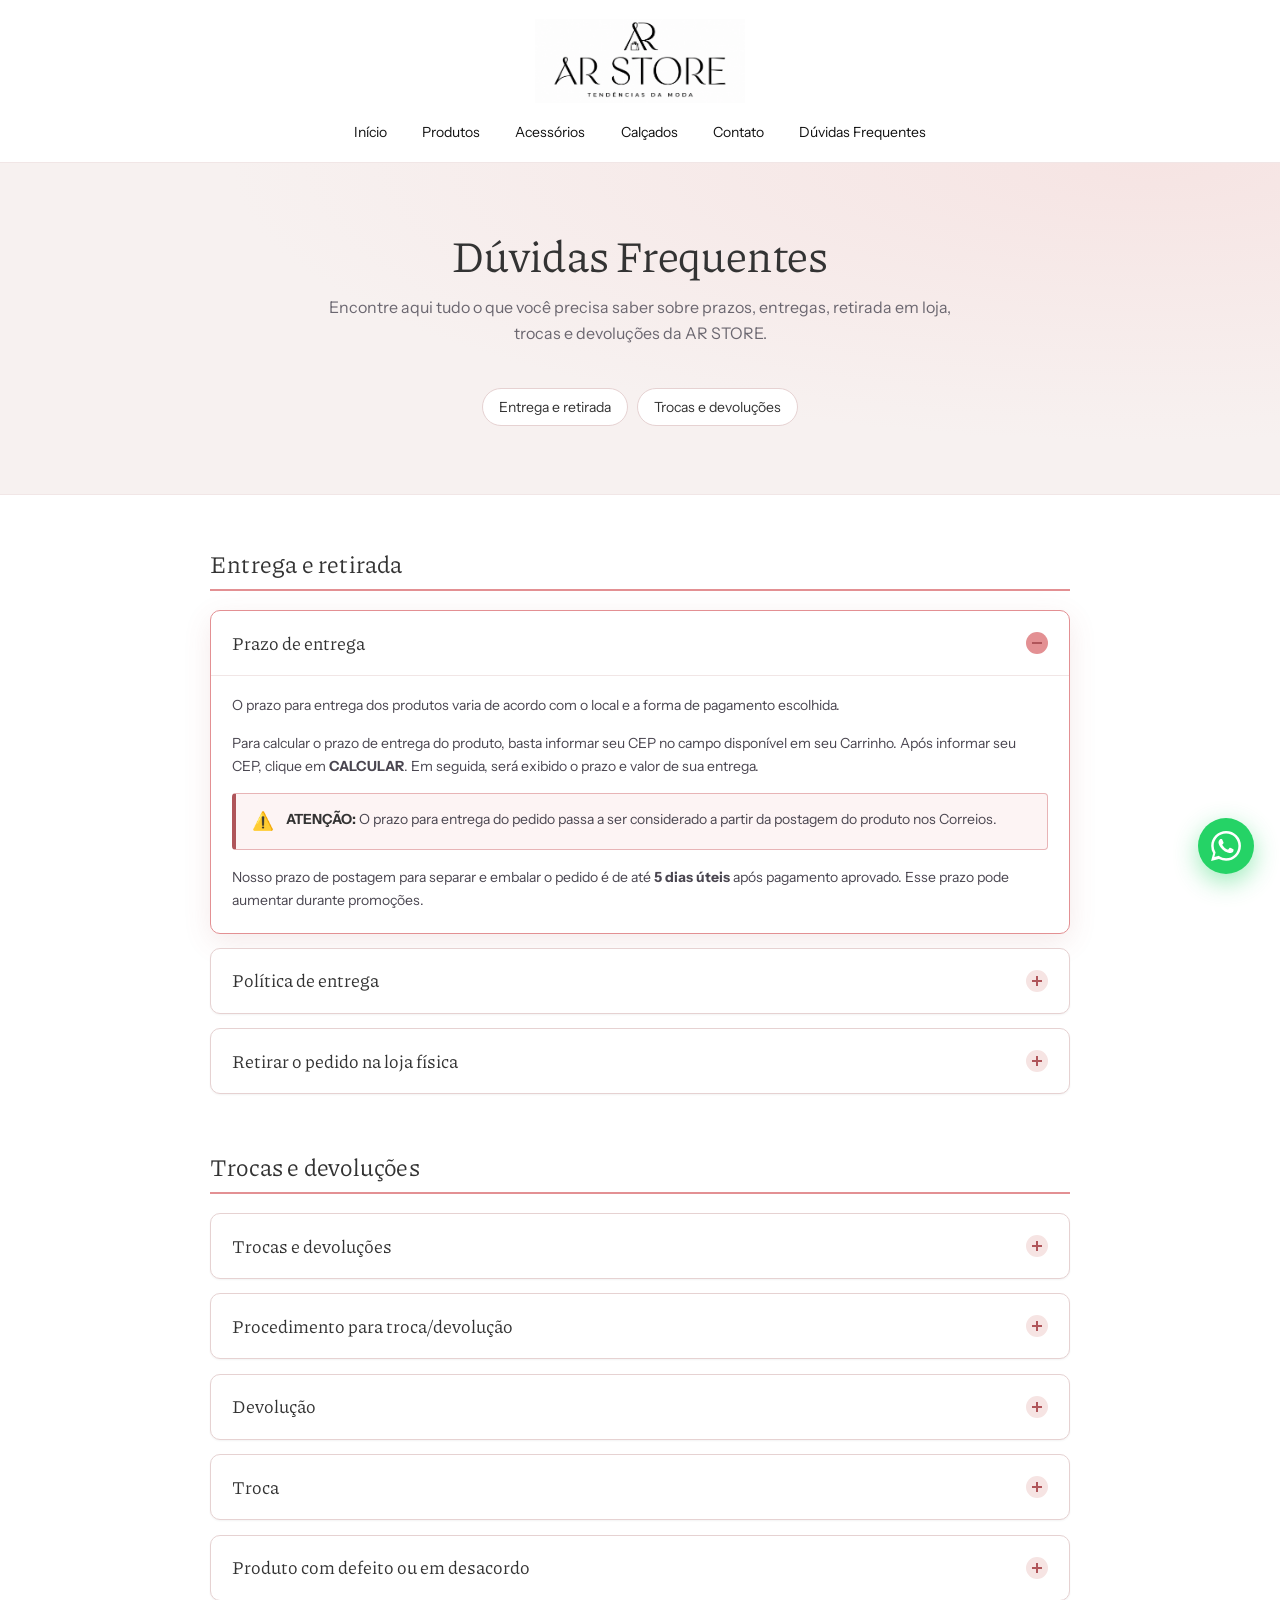
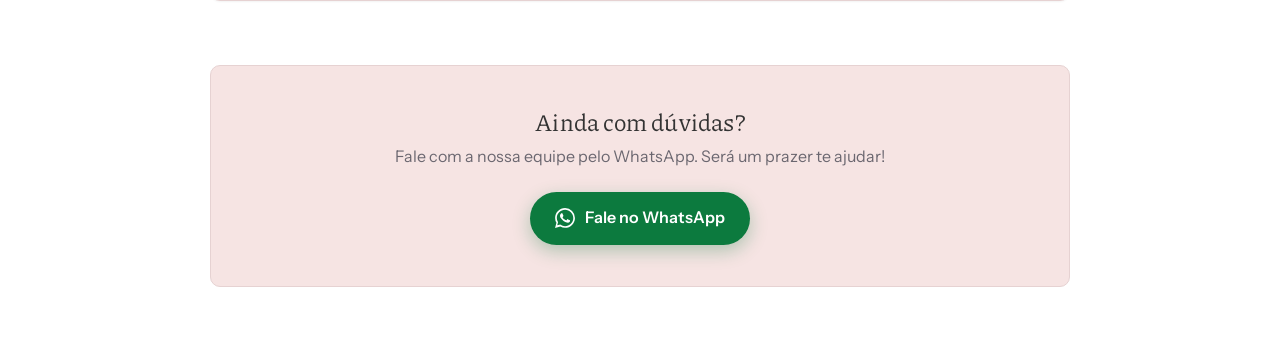
<file: index.html>
<!DOCTYPE html>
<html lang="pt-BR">
<head>
  <meta charset="UTF-8" />
  <meta name="viewport" content="width=device-width, initial-scale=1.0" />
  <title>Dúvidas Frequentes — AR STORE</title>
  <meta name="description" content="Tire suas dúvidas sobre prazos, entregas, retirada em loja, trocas e devoluções da AR STORE." />

  <!-- Fontes do tema atual da loja -->
  <link rel="preconnect" href="https://fonts.googleapis.com" />
  <link rel="preconnect" href="https://fonts.gstatic.com" crossorigin />
  <link href="https://fonts.googleapis.com/css2?family=Piazzolla:wght@400;600;700&family=Instrument+Sans:wght@400;500;600;700&display=swap" rel="stylesheet" />

  <link rel="stylesheet" href="duvidas-frequentes.css?v=8" />
</head>
<body>
  <a class="skip-link" href="#conteudo">Pular para o conteúdo</a>

  <!-- ==================== HEADER ==================== -->
  <header class="site-header">
    <div class="container site-header__inner">
      <button class="nav-toggle" type="button" aria-expanded="false" aria-controls="site-drawer" aria-label="Abrir menu de navegação">
        <span class="nav-toggle__bar"></span>
        <span class="nav-toggle__bar"></span>
        <span class="nav-toggle__bar"></span>
      </button>
      <a class="brand" href="https://arstoretrends.com.br/" aria-label="AR STORE — Tendências da Moda — página inicial">
        <img class="brand__logo" src="logo-arstore.png" alt="AR STORE — Tendências da Moda" width="240" height="98" />
      </a>
      <nav class="site-nav" aria-label="Navegação principal">
        <ul>
          <li><a href="https://arstoretrends.com.br/">Início</a></li>
          <li><a href="https://arstoretrends.com.br/produtos1/">Produtos</a></li>
          <li><a href="https://arstoretrends.com.br/acessorios/">Acessórios</a></li>
          <li><a href="https://arstoretrends.com.br/calcados1/">Calçados</a></li>
          <li><a href="https://arstoretrends.com.br/contato/">Contato</a></li>
          <li><span class="site-nav__current" aria-current="page">Dúvidas Frequentes</span></li>
        </ul>
      </nav>
    </div>
  </header>

  <!-- ==================== MENU LATERAL (mobile) ==================== -->
  <div class="drawer-overlay"></div>
  <button class="drawer__close" type="button" aria-label="Fechar menu">
    <svg viewBox="0 0 24 24" fill="none" stroke="currentColor" stroke-width="2" stroke-linecap="round" aria-hidden="true"><path d="M6 6l12 12M18 6L6 18"/></svg>
  </button>
  <aside class="drawer" id="site-drawer" aria-label="Menu de navegação" aria-hidden="true">
    <form class="drawer__search" role="search" action="https://arstoretrends.com.br/busca" method="get">
      <input type="search" name="q" placeholder="Buscar" aria-label="Buscar produtos" />
      <button type="submit" aria-label="Buscar">
        <svg viewBox="0 0 24 24" fill="none" stroke="currentColor" stroke-width="2" aria-hidden="true"><circle cx="11" cy="11" r="7"/><path d="M21 21l-4.3-4.3" stroke-linecap="round"/></svg>
      </button>
    </form>
    <nav class="drawer__nav" aria-label="Navegação principal">
      <ul>
        <li><a href="https://arstoretrends.com.br/">Início</a></li>
        <li><a href="https://arstoretrends.com.br/produtos1/">Produtos <span class="drawer__arrow"><svg viewBox="0 0 28 16" fill="none" stroke="currentColor" stroke-width="1.5" stroke-linecap="round" stroke-linejoin="round" aria-hidden="true"><path d="M1 8h25M20 2l6 6-6 6"/></svg></span></a></li>
        <li><a href="https://arstoretrends.com.br/acessorios/">Acessórios <span class="drawer__arrow"><svg viewBox="0 0 28 16" fill="none" stroke="currentColor" stroke-width="1.5" stroke-linecap="round" stroke-linejoin="round" aria-hidden="true"><path d="M1 8h25M20 2l6 6-6 6"/></svg></span></a></li>
        <li><a href="https://arstoretrends.com.br/calcados1/">Calçados</a></li>
        <li><a href="https://arstoretrends.com.br/contato/">Contato</a></li>
        <li><span class="drawer__current" aria-current="page">Dúvidas Frequentes</span></li>
      </ul>
    </nav>
  </aside>

  <!-- ==================== HERO ==================== -->
  <section class="page-hero">
    <div class="container page-hero__inner">
      <h1>Dúvidas Frequentes</h1>
      <p>
        Encontre aqui tudo o que você precisa saber sobre prazos, entregas,
        retirada em loja, trocas e devoluções da AR STORE.
      </p>

      <!-- Índice / atalhos -->
      <nav class="toc" aria-label="Tópicos desta página">
        <ul class="toc__list">
          <li><a href="#entrega">Entrega e retirada</a></li>
          <li><a href="#trocas">Trocas e devoluções</a></li>
        </ul>
      </nav>
    </div>
  </section>

  <!-- ==================== CONTEÚDO ==================== -->
  <main id="conteudo" class="container">

    <!-- ---------- GRUPO 1: ENTREGA ---------- -->
    <section class="faq-group" aria-labelledby="entrega">
      <h2 class="faq-group__title" id="entrega">Entrega e retirada</h2>

      <!-- Prazo de entrega -->
      <details class="faq" id="prazo-de-entrega" open>
        <summary class="faq__summary">
          <span>Prazo de entrega</span>
          <span class="faq__icon" aria-hidden="true"></span>
        </summary>
        <div class="faq__body">
          <p>O prazo para entrega dos produtos varia de acordo com o local e a forma de pagamento escolhida.</p>
          <p>
            Para calcular o prazo de entrega do produto, basta informar seu CEP no campo disponível
            em seu Carrinho. Após informar seu CEP, clique em <strong>CALCULAR</strong>. Em seguida,
            será exibido o prazo e valor de sua entrega.
          </p>
          <div class="note">
            <span class="note__icon" aria-hidden="true">⚠️</span>
            <p>
              <strong>ATENÇÃO:</strong> O prazo para entrega do pedido passa a ser considerado
              a partir da postagem do produto nos Correios.
            </p>
          </div>
          <p>
            Nosso prazo de postagem para separar e embalar o pedido é de até <strong>5 dias úteis</strong>
            após pagamento aprovado. Esse prazo pode aumentar durante promoções.
          </p>
        </div>
      </details>

      <!-- Política de entrega -->
      <details class="faq" id="politica-de-entrega">
        <summary class="faq__summary">
          <span>Política de entrega</span>
          <span class="faq__icon" aria-hidden="true"></span>
        </summary>
        <div class="faq__body">
          <p>
            Realizamos nossas entregas através dos Correios, Transportadora e Tele. Contamos também
            com as opções de retirada grátis em nossas lojas físicas e em nosso E-Commerce.
          </p>
          <p>
            O valor do frete varia de acordo com a região escolhida para entrega, peso e volume dos
            produtos. O cálculo do frete será feito automaticamente no fechamento da compra, e o
            cliente terá acesso ao valor antes da finalização.
          </p>
          <p>
            Caso não tenhamos retorno no comunicado de insucesso na entrega ou tenham ocorrido três
            tentativas de entrega, a mercadoria voltará para o nosso Centro de Distribuição.
          </p>
          <p>
            Não será possível alterar o endereço de entrega após o processamento do pedido e
            liberação do produto no Centro de Distribuição.
          </p>
          <p>Todos os produtos comprados serão entregues em caixas e/ou envelopes personalizados e lacrados.</p>
          <p>Não realizamos entrega em caixa postal.</p>
          <p>
            Para retirada nas lojas físicas e e-commerce, após o preparo do pedido, o cliente receberá
            uma mensagem via WhatsApp no número cadastrado na compra com o prazo para retirada na loja escolhida.
          </p>
          <p>O produto ficará disponível para retirada por <strong>7 dias corridos</strong> após o recebimento na loja.</p>
          <p>
            Para retirada do pedido, é necessário apresentar documento de identificação original com
            foto e número do pedido. Em caso de retirada por terceiros, apresentar documento do titular
            da compra e documento original de quem está retirando.
          </p>
          <p>
            Não nos responsabilizamos pelo transporte do produto após a retirada em loja, nem por danos
            ocasionados após a retirada.
          </p>
          <p>
            A AR STORE se reserva o direito de alterar ou suspender o serviço a qualquer época do ano
            sem aviso prévio, garantindo apenas a entrega dos pedidos já em trânsito.
          </p>
          <p>Feriados regionais e nacionais não são considerados dias úteis para o prazo de entrega.</p>
        </div>
      </details>

      <!-- Retirar o pedido na loja física -->
      <details class="faq" id="retirar-na-loja">
        <summary class="faq__summary">
          <span>Retirar o pedido na loja física</span>
          <span class="faq__icon" aria-hidden="true"></span>
        </summary>
        <div class="faq__body">
          <p>
            Os pedidos para retirar nas lojas de Faxinal do Soturno e Jaguari estarão disponíveis para
            retirada no prazo de <strong>5 dias úteis</strong> a partir da aprovação do pagamento,
            podendo ocorrer alterações de acordo com a disponibilidade da loja.
          </p>

          <h3>Horários de atendimento</h3>
          <div class="stores">
            <div class="store-card">
              <h4>Faxinal do Soturno</h4>
              <dl>
                <dt>Segunda a sexta</dt>
                <dd>8:30 às 12:00 e 13:00 às 18:30</dd>
                <dt>Sábados</dt>
                <dd>8:30 às 12:00 e 14:00 às 17:00</dd>
              </dl>
            </div>
            <div class="store-card">
              <h4>Jaguari</h4>
              <dl>
                <dt>Segunda a sexta</dt>
                <dd>8:30 às 12:00 e 13:30 às 18:30</dd>
                <dt>Sábados</dt>
                <dd>8:00 às 15:00, sem fechar ao meio-dia</dd>
              </dl>
            </div>
          </div>
        </div>
      </details>
    </section>

    <!-- ---------- GRUPO 2: TROCAS E DEVOLUÇÕES ---------- -->
    <section class="faq-group" aria-labelledby="trocas">
      <h2 class="faq-group__title" id="trocas">Trocas e devoluções</h2>

      <!-- Trocas e devoluções (visão geral) -->
      <details class="faq" id="trocas-e-devolucoes">
        <summary class="faq__summary">
          <span>Trocas e devoluções</span>
          <span class="faq__icon" aria-hidden="true"></span>
        </summary>
        <div class="faq__body">
          <p>O cliente que comprou um produto vendido pela AR STORE terá direito à troca pelos seguintes motivos:</p>
          <ul>
            <li>Insatisfação por cor, modelo ou tamanho.</li>
            <li>Produto entregue em desacordo ou com defeito.</li>
          </ul>
          <p>
            Cancelamento por arrependimento ou insatisfação é destinado exclusivamente para compras
            feitas pelo site <strong>arstoretrends.com.br</strong>. Lojas físicas da AR STORE não
            contemplam essa opção.
          </p>
        </div>
      </details>

      <!-- Procedimento para troca/devolução -->
      <details class="faq" id="procedimento">
        <summary class="faq__summary">
          <span>Procedimento para troca/devolução</span>
          <span class="faq__icon" aria-hidden="true"></span>
        </summary>
        <div class="faq__body">
          <p>
            Entre em contato via WhatsApp pelo número
            <a href="https://wa.me/5555997337848" target="_blank" rel="noopener">(55) 99733-7848</a>
            informando o interesse em realizar troca ou devolução.
          </p>
          <p>
            Após o recebimento do produto, o cliente tem <strong>7 dias corridos</strong> para entrar em
            contato solicitando troca ou devolução. Após esse período, o procedimento não poderá mais
            ser realizado.
          </p>
          <p>
            Ao solicitar devolução ou troca, será enviada uma folha para preenchimento e colagem na
            embalagem. O produto deverá ser encaminhado na embalagem original. Na ausência da embalagem
            original, poderá ser usado papel pardo ou similar. O cliente é responsável por embalar o
            produto de forma segura.
          </p>
          <p>Após o recebimento do produto, será feita uma análise das condições do item devolvido.</p>
        </div>
      </details>

      <!-- Devolução -->
      <details class="faq" id="devolucao">
        <summary class="faq__summary">
          <span>Devolução</span>
          <span class="faq__icon" aria-hidden="true"></span>
        </summary>
        <div class="faq__body">
          <p>
            A devolução poderá ser parcial ou total. Ao solicitar a devolução via WhatsApp, a equipe
            orientará os próximos passos e enviará um código de postagem.
          </p>
          <p>
            Após a devolução do produto e aprovação da análise, a loja entrará em contato em até
            <strong>2 dias úteis</strong> para prosseguir.
          </p>
          <p>O estorno será realizado da mesma forma em que a compra foi feita: PIX ou cartão.</p>
          <p>
            Compras via PIX serão estornadas em até <strong>7 dias úteis</strong>. Compras no cartão
            serão estornadas no próprio cartão, retornando na próxima fatura.
          </p>
          <p>Os custos com frete na devolução são por conta da loja.</p>
        </div>
      </details>

      <!-- Troca -->
      <details class="faq" id="troca">
        <summary class="faq__summary">
          <span>Troca</span>
          <span class="faq__icon" aria-hidden="true"></span>
        </summary>
        <div class="faq__body">
          <p>A troca poderá ser parcial ou total.</p>
          <p>
            Após o recebimento do produto e aprovação da análise, a loja entrará em contato em até
            <strong>2 dias úteis</strong> para prosseguir.
          </p>
          <p>
            Será disponibilizado um vale-trocas para uso no site, permitindo que o cliente escolha novo
            produto, cor ou tamanho conforme disponibilidade de estoque. Caso necessário, deverá ser
            feito complemento de valor pelas formas de pagamento disponíveis.
          </p>
          <p>Os custos com frete na troca são por conta do cliente.</p>
        </div>
      </details>

      <!-- Produto com defeito ou em desacordo -->
      <details class="faq" id="defeito-ou-desacordo">
        <summary class="faq__summary">
          <span>Produto com defeito ou em desacordo</span>
          <span class="faq__icon" aria-hidden="true"></span>
        </summary>
        <div class="faq__body">
          <p>
            Entre em contato via WhatsApp pelo número
            <a href="https://wa.me/5555997337848" target="_blank" rel="noopener">(55) 99733-7848</a>
            assim que perceber o defeito ou desacordo com o pedido.
          </p>
          <p>
            A loja orientará os próximos procedimentos, ficando responsável pelos valores de frete para
            envio da peça correta.
          </p>
          <p>
            Em caso de falta de estoque para repor a peça com defeito ou em desacordo, será oferecido
            cupom para uso no site no mesmo valor da peça, troca por outro produto ou devolução do valor
            correspondente.
          </p>
        </div>
      </details>
    </section>

    <!-- ==================== CTA WHATSAPP ==================== -->
    <section class="cta" aria-labelledby="cta-title">
      <h2 id="cta-title">Ainda com dúvidas?</h2>
      <p>Fale com a nossa equipe pelo WhatsApp. Será um prazer te ajudar!</p>
      <a class="btn btn--whatsapp" href="https://wa.me/5555997337848" target="_blank" rel="noopener">
        <svg viewBox="0 0 24 24" aria-hidden="true"><path d="M.057 24l1.687-6.163a11.867 11.867 0 01-1.587-5.946C.16 5.335 5.495 0 12.05 0a11.817 11.817 0 018.413 3.488 11.824 11.824 0 013.48 8.414c-.003 6.557-5.338 11.892-11.893 11.892a11.9 11.9 0 01-5.688-1.448L.057 24zm6.597-3.807c1.676.995 3.276 1.591 5.392 1.592 5.448 0 9.886-4.434 9.889-9.885.002-5.462-4.415-9.89-9.881-9.892-5.452 0-9.887 4.434-9.889 9.884a9.86 9.86 0 001.51 5.26l-.999 3.648 3.738-.981zm11.387-5.464c-.074-.124-.272-.198-.57-.347-.297-.149-1.758-.868-2.031-.967-.272-.099-.47-.149-.669.149-.198.297-.768.967-.941 1.165-.173.198-.347.223-.644.074-.297-.149-1.255-.462-2.39-1.475-.883-.788-1.48-1.761-1.653-2.059-.173-.297-.018-.458.13-.606.134-.133.297-.347.446-.521.151-.172.2-.296.3-.495.099-.198.05-.372-.025-.521-.075-.148-.669-1.611-.916-2.206-.242-.579-.487-.501-.669-.51l-.57-.01c-.198 0-.52.074-.792.372-.272.297-1.04 1.016-1.04 2.479 0 1.462 1.065 2.875 1.213 3.074.149.198 2.096 3.2 5.077 4.487.709.306 1.263.489 1.694.626.712.226 1.36.194 1.872.118.571-.085 1.758-.719 2.006-1.413.248-.695.248-1.29.173-1.414z"/></svg>
        Fale no WhatsApp
      </a>
    </section>
  </main>

  <!-- Botão flutuante WhatsApp -->
  <a class="whatsapp-float" href="https://wa.me/5555997337848" target="_blank" rel="noopener"
     aria-label="Fale conosco pelo WhatsApp">
    <svg viewBox="0 0 24 24" aria-hidden="true"><path d="M.057 24l1.687-6.163a11.867 11.867 0 01-1.587-5.946C.16 5.335 5.495 0 12.05 0a11.817 11.817 0 018.413 3.488 11.824 11.824 0 013.48 8.414c-.003 6.557-5.338 11.892-11.893 11.892a11.9 11.9 0 01-5.688-1.448L.057 24zm6.597-3.807c1.676.995 3.276 1.591 5.392 1.592 5.448 0 9.886-4.434 9.889-9.885.002-5.462-4.415-9.89-9.881-9.892-5.452 0-9.887 4.434-9.889 9.884a9.86 9.86 0 001.51 5.26l-.999 3.648 3.738-.981zm11.387-5.464c-.074-.124-.272-.198-.57-.347-.297-.149-1.758-.868-2.031-.967-.272-.099-.47-.149-.669.149-.198.297-.768.967-.941 1.165-.173.198-.347.223-.644.074-.297-.149-1.255-.462-2.39-1.475-.883-.788-1.48-1.761-1.653-2.059-.173-.297-.018-.458.13-.606.134-.133.297-.347.446-.521.151-.172.2-.296.3-.495.099-.198.05-.372-.025-.521-.075-.148-.669-1.611-.916-2.206-.242-.579-.487-.501-.669-.51l-.57-.01c-.198 0-.52.074-.792.372-.272.297-1.04 1.016-1.04 2.479 0 1.462 1.065 2.875 1.213 3.074.149.198 2.096 3.2 5.077 4.487.709.306 1.263.489 1.694.626.712.226 1.36.194 1.872.118.571-.085 1.758-.719 2.006-1.413.248-.695.248-1.29.173-1.414z"/></svg>
  </a>

  <!-- Menu lateral (mobile) -->
  <script>
    (function () {
      var btn = document.querySelector('.nav-toggle');
      var drawer = document.getElementById('site-drawer');
      var overlay = document.querySelector('.drawer-overlay');
      var closeBtn = document.querySelector('.drawer__close');
      if (!btn || !drawer) return;
      function setOpen(open) {
        document.body.classList.toggle('nav-open', open);
        btn.setAttribute('aria-expanded', open ? 'true' : 'false');
        drawer.setAttribute('aria-hidden', open ? 'false' : 'true');
      }
      btn.addEventListener('click', function () { setOpen(true); });
      if (closeBtn) closeBtn.addEventListener('click', function () { setOpen(false); });
      if (overlay) overlay.addEventListener('click', function () { setOpen(false); });
      document.addEventListener('keydown', function (e) {
        if (e.key === 'Escape') setOpen(false);
      });
      drawer.addEventListener('click', function (e) {
        if (e.target.closest('a')) setOpen(false);
      });
    })();
  </script>
</body>
</html>
</file>
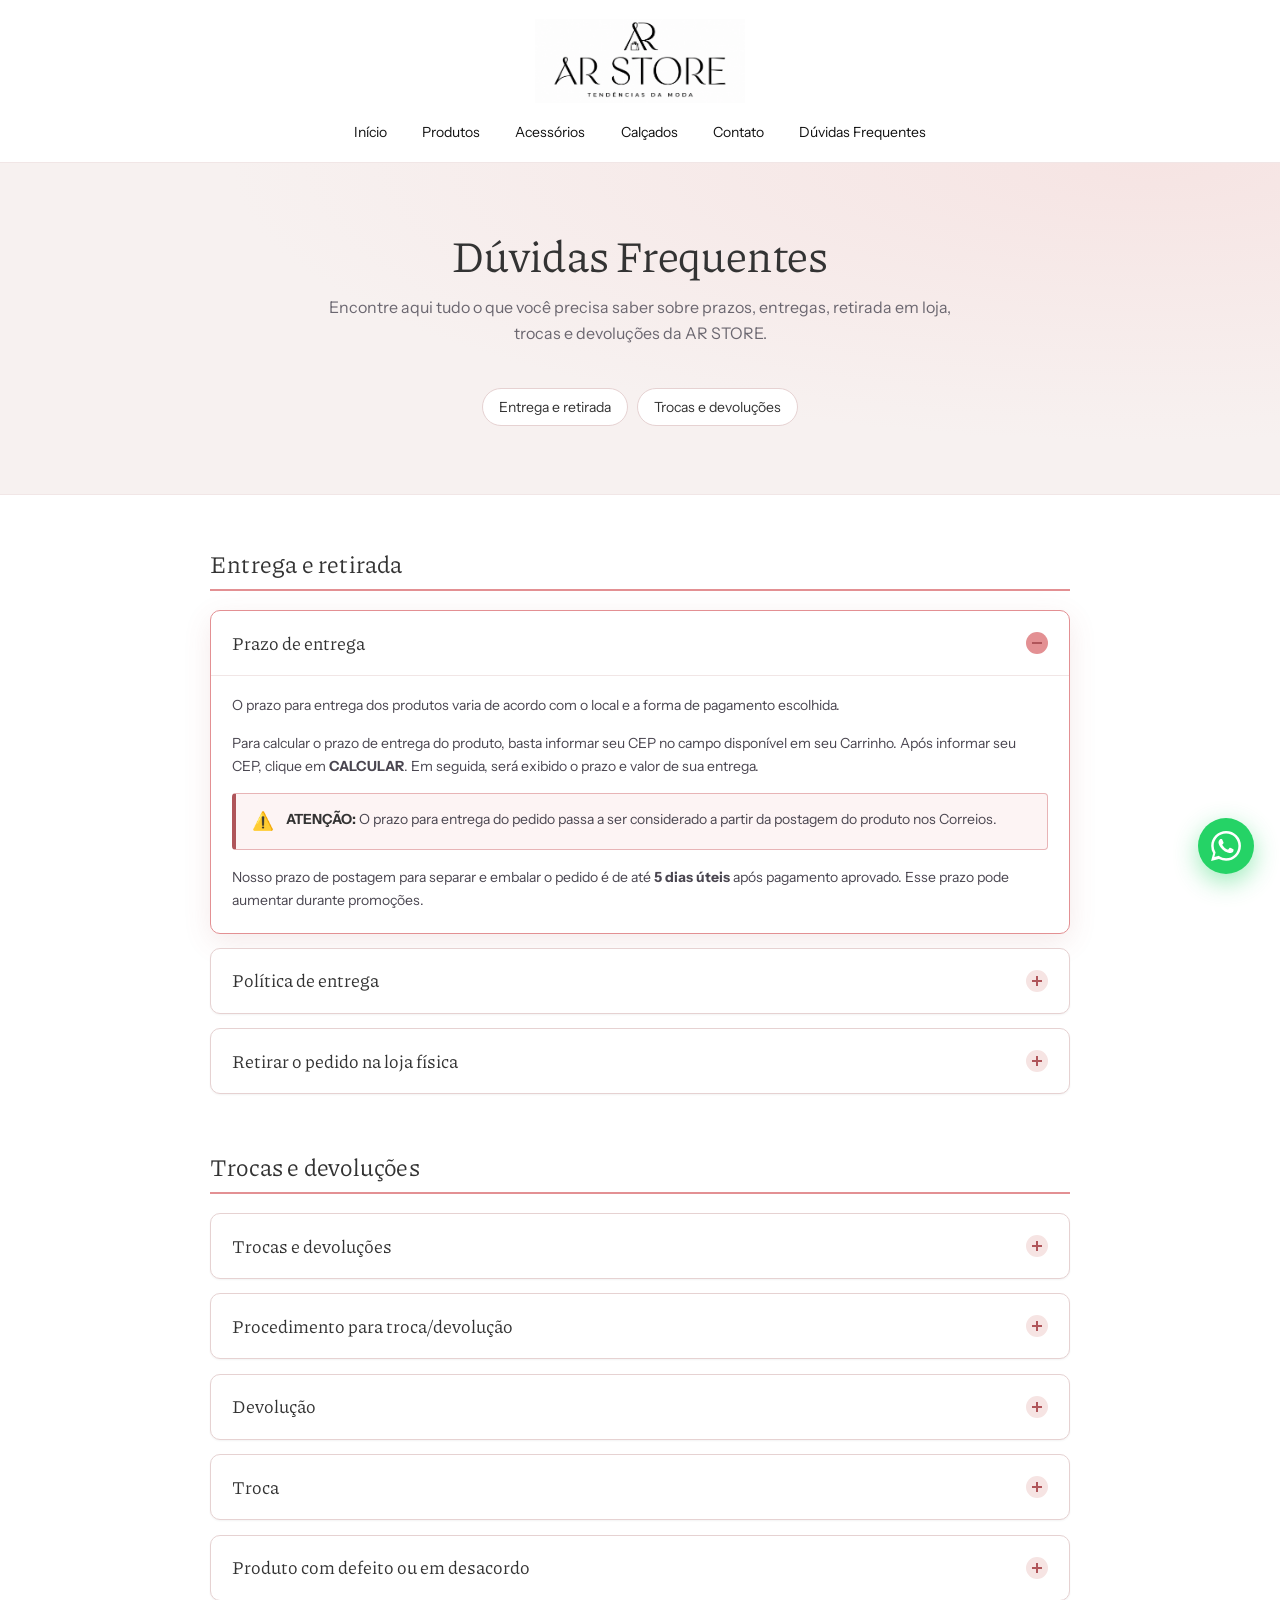
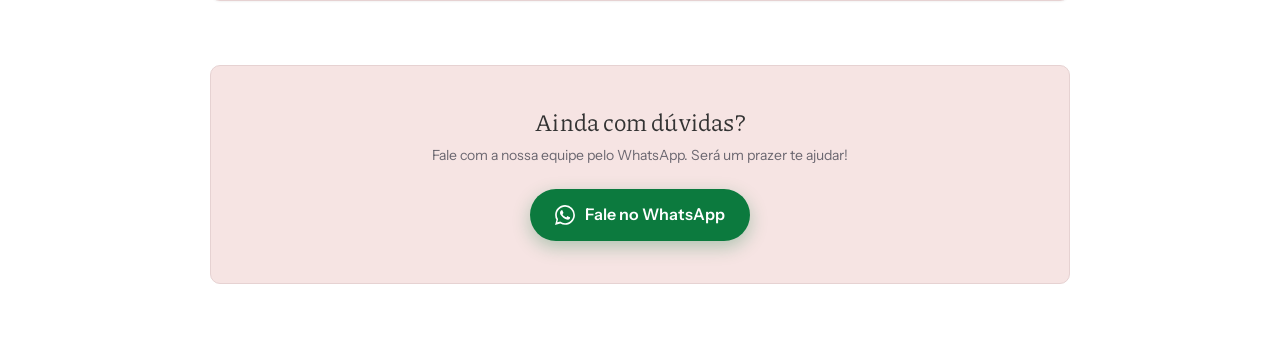
<file: duvidas-frequentes-standalone.html>
<!DOCTYPE html>
<html lang="pt-BR">
<head>
  <meta charset="UTF-8" />
  <meta name="viewport" content="width=device-width, initial-scale=1.0" />
  <title>Dúvidas Frequentes — AR STORE</title>
  <meta name="description" content="Tire suas dúvidas sobre prazos, entregas, retirada em loja, trocas e devoluções da AR STORE." />

  <!-- Fontes do tema atual da loja -->
  <link rel="preconnect" href="https://fonts.googleapis.com" />
  <link rel="preconnect" href="https://fonts.gstatic.com" crossorigin />
  <link href="https://fonts.googleapis.com/css2?family=Piazzolla:wght@400;600;700&family=Instrument+Sans:wght@400;500;600;700&display=swap" rel="stylesheet" />

  <style>
  /* ============================================================
     AR STORE — Dúvidas Frequentes (CSS embutido)
     Paleta e tipografia baseadas no tema atual da loja (Nuvemshop)
     ============================================================ */
  :root {
    --bg:            #ffffff;
    --text:          #333333;
    --text-soft:     #6b6770;
    --accent:        #e39093;
    --accent-strong: #b0555a;
    --accent-soft:   #f6e4e3;
    --section-bg:    #f7f1f0;
    --line:          #f1e6e6;
    --line-strong:   #e6d2d2;
    --whatsapp:      #25d366;
    --whatsapp-text: #0c7a3e;
    --note-bg:       #fdf4f4;
    --note-border:   #e8b4b6;
    --radius:   4px;
    --radius-lg: 10px;
    --shadow-sm: 0 1px 2px rgba(51, 51, 51, .06);
    --shadow-md: 0 8px 28px rgba(170, 80, 85, .12);
    --maxw:      1080px;
    --readw:     860px;
    --font-serif: "Piazzolla", Georgia, "Times New Roman", serif;
    --font-sans:  "Instrument Sans", -apple-system, BlinkMacSystemFont, "Segoe UI",
                  Roboto, Helvetica, Arial, sans-serif;
  }
  *, *::before, *::after { box-sizing: border-box; }
  html { -webkit-text-size-adjust: 100%; scroll-behavior: smooth; }
  body {
    margin: 0; font-family: var(--font-sans); font-size: 14px; line-height: 1.6;
    color: var(--text); background: var(--bg);
    -webkit-font-smoothing: antialiased; text-rendering: optimizeLegibility;
  }
  img { max-width: 100%; display: block; }
  a { color: var(--accent-strong); }
  a:hover { color: var(--text); }
  h1, h2, h3, h4 {
    font-family: var(--font-serif); color: var(--text); font-weight: 400; line-height: 1.2;
    margin: 0; letter-spacing: .2px;
  }
  p { margin: 0 0 1rem; }
  p:last-child { margin-bottom: 0; }

  .skip-link {
    position: absolute; left: -999px; top: 0; background: var(--text); color: #fff;
    padding: .6rem 1rem; border-radius: var(--radius); z-index: 1000;
  }
  .skip-link:focus { left: 1rem; top: 1rem; color: #fff; }
  :focus-visible { outline: 3px solid var(--accent-strong); outline-offset: 2px; border-radius: var(--radius); }

  .container { width: 100%; max-width: var(--maxw); margin-inline: auto; padding-inline: clamp(1rem, 4vw, 2rem); }

  .site-header { background: var(--bg); border-bottom: 1px solid var(--line); position: sticky; top: 0; z-index: 100; }
  .site-header__inner {
    display: flex; flex-direction: column; align-items: center; gap: 1.1rem;
    padding-block: 1.2rem; text-align: center; position: relative;
  }
  .brand { display: inline-flex; text-decoration: none; line-height: 0; }
  .brand__logo { width: clamp(150px, 22vw, 210px); height: auto; }
  .nav-toggle {
    display: none; position: absolute; left: clamp(.5rem, 4vw, 1rem); top: 50%; transform: translateY(-50%);
    width: 44px; height: 44px; flex-direction: column; align-items: center; justify-content: center; gap: 7px;
    border: 0; background: transparent; cursor: pointer; border-radius: var(--radius);
  }
  /* Estilo Nuvemshop: 3 traços finos (1px) — curto, maior no meio, curto */
  .nav-toggle__bar { display: block; height: 1px; background: var(--text); border-radius: 2px; }
  .nav-toggle__bar:nth-child(1) { width: 16px; }
  .nav-toggle__bar:nth-child(2) { width: 24px; }
  .nav-toggle__bar:nth-child(3) { width: 16px; }

  /* Menu lateral (drawer) */
  .drawer-overlay { position: fixed; inset: 0; background: rgba(0,0,0,.45); z-index: 290; opacity: 0; visibility: hidden; transition: opacity .28s ease, visibility .28s ease; }
  .drawer {
    position: fixed; top: 0; left: 0; bottom: 0; width: min(86vw, 340px); background: var(--bg); z-index: 300;
    transform: translateX(-100%); visibility: hidden; transition: transform .28s ease, visibility .28s ease;
    padding: 1.5rem 1.3rem 2rem; overflow-y: auto; -webkit-overflow-scrolling: touch; box-shadow: 2px 0 26px rgba(0,0,0,.12); text-align: left;
  }
  .drawer__close { position: fixed; top: .7rem; right: .8rem; z-index: 310; width: 44px; height: 44px; border: 0; background: transparent; color: #fff; cursor: pointer; display: none; place-items: center; }
  .drawer__close svg { width: 26px; height: 26px; }
  body.nav-open { overflow: hidden; }
  body.nav-open .drawer-overlay { opacity: 1; visibility: visible; }
  body.nav-open .drawer { transform: translateX(0); visibility: visible; }
  body.nav-open .drawer__close { display: grid; }
  .drawer__search { display: flex; align-items: center; gap: .4rem; border: 1px solid var(--line-strong); border-radius: var(--radius); padding-left: .9rem; margin-bottom: 1.6rem; }
  .drawer__search input { flex: 1; min-width: 0; border: 0; outline: 0; background: transparent; font-family: var(--font-sans); font-size: 15px; color: var(--text); padding: .75rem 0; }
  .drawer__search input::placeholder { color: var(--text-soft); }
  .drawer__search button { flex: 0 0 auto; width: 42px; height: 42px; border: 0; background: transparent; color: var(--text-soft); cursor: pointer; display: grid; place-items: center; }
  .drawer__search svg { width: 20px; height: 20px; }
  .drawer__nav ul { list-style: none; margin: 0; padding: 0; }
  .drawer__nav a, .drawer__nav .drawer__current { display: flex; align-items: center; justify-content: space-between; gap: 1rem; padding: .95rem .15rem; text-decoration: none; font-family: var(--font-sans); font-size: 16px; color: var(--text); transition: color .2s ease; }
  .drawer__nav a:hover { color: var(--accent-strong); }
  .drawer__current { color: var(--text-soft); }
  .drawer__arrow { flex: 0 0 auto; color: var(--text-soft); display: inline-flex; }
  .drawer__arrow svg { width: 22px; height: 14px; }
  .site-nav ul { display: flex; flex-wrap: wrap; justify-content: center; gap: clamp(1rem, 3vw, 2.2rem); list-style: none; margin: 0; padding: 0; }
  .site-nav a, .site-nav__current {
    text-decoration: none; font-family: var(--font-sans); font-size: 14px; font-weight: 400;
    line-height: 1.2; letter-spacing: 0; padding: .25rem 0; border-bottom: 0; transition: color .2s ease;
  }
  .site-nav a { color: #111111; }
  .site-nav a:hover { color: var(--text); }
  .site-nav__current { color: #111111; font-weight: 400; cursor: default; }

  .page-hero {
    background: radial-gradient(120% 140% at 90% 0%, var(--accent-soft) 0%, transparent 60%), var(--section-bg);
    border-bottom: 1px solid var(--line);
  }
  .page-hero__inner { padding-block: clamp(2.4rem, 7vw, 4.2rem); text-align: center; }
  .page-hero h1 { font-size: clamp(30px, 5vw, 44px); font-weight: 400; line-height: 1.1; }
  .page-hero p { max-width: 60ch; margin: 1rem auto 0; color: var(--text-soft); font-size: 16px; }

  .toc { margin: clamp(1.6rem, 5vw, 2.6rem) auto 0; max-width: var(--readw); }
  .toc__title {
    font-size: .74rem; letter-spacing: .2em; text-transform: uppercase; color: var(--text-soft);
    font-family: var(--font-sans); font-weight: 600; margin-bottom: .8rem; text-align: center;
  }
  .toc__list { display: flex; flex-wrap: wrap; justify-content: center; gap: .6rem; list-style: none; margin: 0; padding: 0; }
  .toc__list a {
    display: inline-block; text-decoration: none; color: var(--text); background: var(--bg);
    border: 1px solid var(--line-strong); border-radius: 999px; padding: .45rem 1rem; font-size: 14px;
    transition: background .2s ease, border-color .2s ease, transform .15s ease;
  }
  .toc__list a:hover { background: var(--accent-soft); border-color: var(--accent); transform: translateY(-1px); }

  main { padding-block: clamp(2rem, 6vw, 3.4rem); }
  .faq-group { max-width: var(--readw); margin: 0 auto; }
  .faq-group + .faq-group { margin-top: clamp(2.4rem, 6vw, 3.6rem); }
  .faq-group__title {
    font-size: 24px; font-weight: 400; padding-bottom: .7rem;
    margin-bottom: 1.2rem; border-bottom: 2px solid var(--accent); scroll-margin-top: 96px;
  }

  .faq {
    background: var(--bg); border: 1px solid var(--line-strong); border-radius: var(--radius-lg);
    margin-bottom: .9rem; overflow: hidden; box-shadow: var(--shadow-sm);
    transition: box-shadow .2s ease, border-color .2s ease; scroll-margin-top: 96px;
  }
  .faq[open] { border-color: var(--accent); box-shadow: var(--shadow-md); }
  .faq__summary {
    display: flex; align-items: center; gap: 1rem; justify-content: space-between;
    padding: 1.1rem 1.3rem; cursor: pointer; list-style: none; font-family: var(--font-serif);
    font-size: 18px; font-weight: 400; color: var(--text); user-select: none;
  }
  .faq__summary::-webkit-details-marker { display: none; }
  .faq__summary:hover { background: var(--accent-soft); }
  .faq__icon {
    position: relative; flex: 0 0 auto; width: 22px; height: 22px; border-radius: 50%;
    background: var(--accent-soft); display: inline-block; transition: background .2s ease, transform .25s ease;
  }
  .faq__icon::before, .faq__icon::after {
    content: ""; position: absolute; top: 50%; left: 50%; width: 10px; height: 2px;
    background: var(--accent-strong); transform: translate(-50%, -50%);
    transition: transform .25s ease, opacity .2s ease;
  }
  .faq__icon::after { transform: translate(-50%, -50%) rotate(90deg); }
  .faq[open] .faq__icon { background: var(--accent); }
  .faq[open] .faq__icon::after { transform: translate(-50%, -50%) rotate(0); opacity: 0; }
  .faq__body { padding: 0 1.3rem 1.35rem; color: var(--text); border-top: 1px solid var(--line); padding-top: 1.1rem; }
  .faq__body p { color: #4a4650; }
  .faq__body ul { margin: 0 0 1rem; padding-left: 1.2rem; }
  .faq__body li { margin-bottom: .4rem; color: #4a4650; }
  .faq__body > :last-child { margin-bottom: 0; }

  .note {
    display: flex; gap: .75rem; background: var(--note-bg); border: 1px solid var(--note-border);
    border-left: 4px solid var(--accent-strong); border-radius: var(--radius); padding: .9rem 1rem; margin: 0 0 1rem;
  }
  .note__icon { flex: 0 0 auto; font-size: 1.1rem; line-height: 1.5; }
  .note p { margin: 0; color: #4a4650; }
  .note strong { color: var(--text); }
  .faq__body h3 { font-size: 16px; margin: 1.2rem 0 .7rem; }

  .stores { display: grid; grid-template-columns: repeat(auto-fit, minmax(240px, 1fr)); gap: 1rem; margin-top: .5rem; }
  .store-card { background: var(--section-bg); border: 1px solid var(--line); border-radius: var(--radius-lg); padding: 1rem 1.1rem; }
  .store-card h4 { font-size: 16px; margin-bottom: .5rem; color: var(--accent-strong); }
  .store-card dl { margin: 0; }
  .store-card dt {
    font-weight: 600; font-size: .8rem; letter-spacing: .04em; text-transform: uppercase;
    color: var(--text-soft); margin-top: .55rem;
  }
  .store-card dd { margin: .1rem 0 0; color: #4a4650; }

  .cta {
    max-width: var(--readw); margin: clamp(2.6rem, 7vw, 4rem) auto 0; text-align: center;
    background: var(--accent-soft); border: 1px solid var(--line-strong); border-radius: var(--radius-lg);
    padding: clamp(1.8rem, 5vw, 2.6rem);
  }
  .cta h2 { font-size: 24px; margin-bottom: .5rem; }
  .cta p { color: var(--text-soft); margin-bottom: 1.4rem; }
  .btn {
    display: inline-flex; align-items: center; gap: .6rem; text-decoration: none; font-weight: 600;
    font-size: 1rem; padding: .85rem 1.6rem; border-radius: 999px;
    transition: transform .15s ease, box-shadow .2s ease, background .2s ease;
  }
  .btn--whatsapp { background: var(--whatsapp-text); color: #fff; box-shadow: 0 6px 18px rgba(12, 122, 62, .3); }
  .btn--whatsapp:hover { transform: translateY(-2px); background: #0a6735; color: #fff; }
  .btn svg { width: 20px; height: 20px; fill: currentColor; }

  .whatsapp-float {
    position: fixed; right: clamp(1rem, 3vw, 1.6rem); bottom: clamp(1rem, 3vw, 1.6rem);
    width: 56px; height: 56px; border-radius: 50%; background: var(--whatsapp);
    display: grid; place-items: center; box-shadow: 0 8px 24px rgba(37, 211, 102, .45);
    z-index: 200; transition: transform .15s ease;
  }
  .whatsapp-float:hover { transform: scale(1.07); }
  .whatsapp-float svg { width: 30px; height: 30px; fill: #fff; }

  @media (max-width: 720px) {
    .site-header__inner { padding-block: .9rem; }
    .faq__summary { padding: 1rem 1.05rem; }
    .faq__body { padding-inline: 1.05rem; }
    .nav-toggle { display: flex; }
    .site-nav { display: none; }
  }
  @media (max-width: 420px) {
    .site-nav a, .site-nav__current { font-size: 13px; }
    .toc__list a { font-size: .82rem; padding: .4rem .8rem; }
  }
  @media (prefers-reduced-motion: reduce) {
    html { scroll-behavior: auto; }
    *, *::before, *::after { transition-duration: .001ms !important; animation-duration: .001ms !important; }
  }
  @media print {
    .whatsapp-float, .toc, .site-nav, .nav-toggle,
    .drawer, .drawer-overlay, .drawer__close, .skip-link { display: none !important; }
    .faq { box-shadow: none; border-color: #ccc; }
    .faq__body { display: block !important; }
    details > .faq__body { display: block !important; }
  }
  </style>
</head>
<body>
  <a class="skip-link" href="#conteudo">Pular para o conteúdo</a>

  <header class="site-header">
    <div class="container site-header__inner">
      <button class="nav-toggle" type="button" aria-expanded="false" aria-controls="site-drawer" aria-label="Abrir menu de navegação">
        <span class="nav-toggle__bar"></span>
        <span class="nav-toggle__bar"></span>
        <span class="nav-toggle__bar"></span>
      </button>
      <a class="brand" href="https://arstoretrends.com.br/" aria-label="AR STORE — Tendências da Moda — página inicial">
        <img class="brand__logo" src="logo-arstore.png" alt="AR STORE — Tendências da Moda" width="240" height="98" />
      </a>
      <nav class="site-nav" aria-label="Navegação principal">
        <ul>
          <li><a href="https://arstoretrends.com.br/">Início</a></li>
          <li><a href="https://arstoretrends.com.br/produtos1/">Produtos</a></li>
          <li><a href="https://arstoretrends.com.br/acessorios/">Acessórios</a></li>
          <li><a href="https://arstoretrends.com.br/calcados1/">Calçados</a></li>
          <li><a href="https://arstoretrends.com.br/contato/">Contato</a></li>
          <li><span class="site-nav__current" aria-current="page">Dúvidas Frequentes</span></li>
        </ul>
      </nav>
    </div>
  </header>

  <!-- ==================== MENU LATERAL (mobile) ==================== -->
  <div class="drawer-overlay"></div>
  <button class="drawer__close" type="button" aria-label="Fechar menu">
    <svg viewBox="0 0 24 24" fill="none" stroke="currentColor" stroke-width="2" stroke-linecap="round" aria-hidden="true"><path d="M6 6l12 12M18 6L6 18"/></svg>
  </button>
  <aside class="drawer" id="site-drawer" aria-label="Menu de navegação" aria-hidden="true">
    <form class="drawer__search" role="search" action="https://arstoretrends.com.br/busca" method="get">
      <input type="search" name="q" placeholder="Buscar" aria-label="Buscar produtos" />
      <button type="submit" aria-label="Buscar">
        <svg viewBox="0 0 24 24" fill="none" stroke="currentColor" stroke-width="2" aria-hidden="true"><circle cx="11" cy="11" r="7"/><path d="M21 21l-4.3-4.3" stroke-linecap="round"/></svg>
      </button>
    </form>
    <nav class="drawer__nav" aria-label="Navegação principal">
      <ul>
        <li><a href="https://arstoretrends.com.br/">Início</a></li>
        <li><a href="https://arstoretrends.com.br/produtos1/">Produtos <span class="drawer__arrow"><svg viewBox="0 0 28 16" fill="none" stroke="currentColor" stroke-width="1.5" stroke-linecap="round" stroke-linejoin="round" aria-hidden="true"><path d="M1 8h25M20 2l6 6-6 6"/></svg></span></a></li>
        <li><a href="https://arstoretrends.com.br/acessorios/">Acessórios <span class="drawer__arrow"><svg viewBox="0 0 28 16" fill="none" stroke="currentColor" stroke-width="1.5" stroke-linecap="round" stroke-linejoin="round" aria-hidden="true"><path d="M1 8h25M20 2l6 6-6 6"/></svg></span></a></li>
        <li><a href="https://arstoretrends.com.br/calcados1/">Calçados</a></li>
        <li><a href="https://arstoretrends.com.br/contato/">Contato</a></li>
        <li><span class="drawer__current" aria-current="page">Dúvidas Frequentes</span></li>
      </ul>
    </nav>
  </aside>

  <section class="page-hero">
    <div class="container page-hero__inner">
      <h1>Dúvidas Frequentes</h1>
      <p>
        Encontre aqui tudo o que você precisa saber sobre prazos, entregas,
        retirada em loja, trocas e devoluções da AR STORE.
      </p>
      <nav class="toc" aria-label="Tópicos desta página">
        <ul class="toc__list">
          <li><a href="#entrega">Entrega e retirada</a></li>
          <li><a href="#trocas">Trocas e devoluções</a></li>
        </ul>
      </nav>
    </div>
  </section>

  <main id="conteudo" class="container">
    <section class="faq-group" aria-labelledby="entrega">
      <h2 class="faq-group__title" id="entrega">Entrega e retirada</h2>

      <details class="faq" id="prazo-de-entrega" open>
        <summary class="faq__summary">
          <span>Prazo de entrega</span>
          <span class="faq__icon" aria-hidden="true"></span>
        </summary>
        <div class="faq__body">
          <p>O prazo para entrega dos produtos varia de acordo com o local e a forma de pagamento escolhida.</p>
          <p>
            Para calcular o prazo de entrega do produto, basta informar seu CEP no campo disponível
            em seu Carrinho. Após informar seu CEP, clique em <strong>CALCULAR</strong>. Em seguida,
            será exibido o prazo e valor de sua entrega.
          </p>
          <div class="note">
            <span class="note__icon" aria-hidden="true">⚠️</span>
            <p>
              <strong>ATENÇÃO:</strong> O prazo para entrega do pedido passa a ser considerado
              a partir da postagem do produto nos Correios.
            </p>
          </div>
          <p>
            Nosso prazo de postagem para separar e embalar o pedido é de até <strong>5 dias úteis</strong>
            após pagamento aprovado. Esse prazo pode aumentar durante promoções.
          </p>
        </div>
      </details>

      <details class="faq" id="politica-de-entrega">
        <summary class="faq__summary">
          <span>Política de entrega</span>
          <span class="faq__icon" aria-hidden="true"></span>
        </summary>
        <div class="faq__body">
          <p>
            Realizamos nossas entregas através dos Correios, Transportadora e Tele. Contamos também
            com as opções de retirada grátis em nossas lojas físicas e em nosso E-Commerce.
          </p>
          <p>
            O valor do frete varia de acordo com a região escolhida para entrega, peso e volume dos
            produtos. O cálculo do frete será feito automaticamente no fechamento da compra, e o
            cliente terá acesso ao valor antes da finalização.
          </p>
          <p>
            Caso não tenhamos retorno no comunicado de insucesso na entrega ou tenham ocorrido três
            tentativas de entrega, a mercadoria voltará para o nosso Centro de Distribuição.
          </p>
          <p>
            Não será possível alterar o endereço de entrega após o processamento do pedido e
            liberação do produto no Centro de Distribuição.
          </p>
          <p>Todos os produtos comprados serão entregues em caixas e/ou envelopes personalizados e lacrados.</p>
          <p>Não realizamos entrega em caixa postal.</p>
          <p>
            Para retirada nas lojas físicas e e-commerce, após o preparo do pedido, o cliente receberá
            uma mensagem via WhatsApp no número cadastrado na compra com o prazo para retirada na loja escolhida.
          </p>
          <p>O produto ficará disponível para retirada por <strong>7 dias corridos</strong> após o recebimento na loja.</p>
          <p>
            Para retirada do pedido, é necessário apresentar documento de identificação original com
            foto e número do pedido. Em caso de retirada por terceiros, apresentar documento do titular
            da compra e documento original de quem está retirando.
          </p>
          <p>
            Não nos responsabilizamos pelo transporte do produto após a retirada em loja, nem por danos
            ocasionados após a retirada.
          </p>
          <p>
            A AR STORE se reserva o direito de alterar ou suspender o serviço a qualquer época do ano
            sem aviso prévio, garantindo apenas a entrega dos pedidos já em trânsito.
          </p>
          <p>Feriados regionais e nacionais não são considerados dias úteis para o prazo de entrega.</p>
        </div>
      </details>

      <details class="faq" id="retirar-na-loja">
        <summary class="faq__summary">
          <span>Retirar o pedido na loja física</span>
          <span class="faq__icon" aria-hidden="true"></span>
        </summary>
        <div class="faq__body">
          <p>
            Os pedidos para retirar nas lojas de Faxinal do Soturno e Jaguari estarão disponíveis para
            retirada no prazo de <strong>5 dias úteis</strong> a partir da aprovação do pagamento,
            podendo ocorrer alterações de acordo com a disponibilidade da loja.
          </p>
          <h3>Horários de atendimento</h3>
          <div class="stores">
            <div class="store-card">
              <h4>Faxinal do Soturno</h4>
              <dl>
                <dt>Segunda a sexta</dt>
                <dd>8:30 às 12:00 e 13:00 às 18:30</dd>
                <dt>Sábados</dt>
                <dd>8:30 às 12:00 e 14:00 às 17:00</dd>
              </dl>
            </div>
            <div class="store-card">
              <h4>Jaguari</h4>
              <dl>
                <dt>Segunda a sexta</dt>
                <dd>8:30 às 12:00 e 13:30 às 18:30</dd>
                <dt>Sábados</dt>
                <dd>8:00 às 15:00, sem fechar ao meio-dia</dd>
              </dl>
            </div>
          </div>
        </div>
      </details>
    </section>

    <section class="faq-group" aria-labelledby="trocas">
      <h2 class="faq-group__title" id="trocas">Trocas e devoluções</h2>

      <details class="faq" id="trocas-e-devolucoes">
        <summary class="faq__summary">
          <span>Trocas e devoluções</span>
          <span class="faq__icon" aria-hidden="true"></span>
        </summary>
        <div class="faq__body">
          <p>O cliente que comprou um produto vendido pela AR STORE terá direito à troca pelos seguintes motivos:</p>
          <ul>
            <li>Insatisfação por cor, modelo ou tamanho.</li>
            <li>Produto entregue em desacordo ou com defeito.</li>
          </ul>
          <p>
            Cancelamento por arrependimento ou insatisfação é destinado exclusivamente para compras
            feitas pelo site <strong>arstoretrends.com.br</strong>. Lojas físicas da AR STORE não
            contemplam essa opção.
          </p>
        </div>
      </details>

      <details class="faq" id="procedimento">
        <summary class="faq__summary">
          <span>Procedimento para troca/devolução</span>
          <span class="faq__icon" aria-hidden="true"></span>
        </summary>
        <div class="faq__body">
          <p>
            Entre em contato via WhatsApp pelo número
            <a href="https://wa.me/5555997337848" target="_blank" rel="noopener">(55) 99733-7848</a>
            informando o interesse em realizar troca ou devolução.
          </p>
          <p>
            Após o recebimento do produto, o cliente tem <strong>7 dias corridos</strong> para entrar em
            contato solicitando troca ou devolução. Após esse período, o procedimento não poderá mais
            ser realizado.
          </p>
          <p>
            Ao solicitar devolução ou troca, será enviada uma folha para preenchimento e colagem na
            embalagem. O produto deverá ser encaminhado na embalagem original. Na ausência da embalagem
            original, poderá ser usado papel pardo ou similar. O cliente é responsável por embalar o
            produto de forma segura.
          </p>
          <p>Após o recebimento do produto, será feita uma análise das condições do item devolvido.</p>
        </div>
      </details>

      <details class="faq" id="devolucao">
        <summary class="faq__summary">
          <span>Devolução</span>
          <span class="faq__icon" aria-hidden="true"></span>
        </summary>
        <div class="faq__body">
          <p>
            A devolução poderá ser parcial ou total. Ao solicitar a devolução via WhatsApp, a equipe
            orientará os próximos passos e enviará um código de postagem.
          </p>
          <p>
            Após a devolução do produto e aprovação da análise, a loja entrará em contato em até
            <strong>2 dias úteis</strong> para prosseguir.
          </p>
          <p>O estorno será realizado da mesma forma em que a compra foi feita: PIX ou cartão.</p>
          <p>
            Compras via PIX serão estornadas em até <strong>7 dias úteis</strong>. Compras no cartão
            serão estornadas no próprio cartão, retornando na próxima fatura.
          </p>
          <p>Os custos com frete na devolução são por conta da loja.</p>
        </div>
      </details>

      <details class="faq" id="troca">
        <summary class="faq__summary">
          <span>Troca</span>
          <span class="faq__icon" aria-hidden="true"></span>
        </summary>
        <div class="faq__body">
          <p>A troca poderá ser parcial ou total.</p>
          <p>
            Após o recebimento do produto e aprovação da análise, a loja entrará em contato em até
            <strong>2 dias úteis</strong> para prosseguir.
          </p>
          <p>
            Será disponibilizado um vale-trocas para uso no site, permitindo que o cliente escolha novo
            produto, cor ou tamanho conforme disponibilidade de estoque. Caso necessário, deverá ser
            feito complemento de valor pelas formas de pagamento disponíveis.
          </p>
          <p>Os custos com frete na troca são por conta do cliente.</p>
        </div>
      </details>

      <details class="faq" id="defeito-ou-desacordo">
        <summary class="faq__summary">
          <span>Produto com defeito ou em desacordo</span>
          <span class="faq__icon" aria-hidden="true"></span>
        </summary>
        <div class="faq__body">
          <p>
            Entre em contato via WhatsApp pelo número
            <a href="https://wa.me/5555997337848" target="_blank" rel="noopener">(55) 99733-7848</a>
            assim que perceber o defeito ou desacordo com o pedido.
          </p>
          <p>
            A loja orientará os próximos procedimentos, ficando responsável pelos valores de frete para
            envio da peça correta.
          </p>
          <p>
            Em caso de falta de estoque para repor a peça com defeito ou em desacordo, será oferecido
            cupom para uso no site no mesmo valor da peça, troca por outro produto ou devolução do valor
            correspondente.
          </p>
        </div>
      </details>
    </section>

    <section class="cta" aria-labelledby="cta-title">
      <h2 id="cta-title">Ainda com dúvidas?</h2>
      <p>Fale com a nossa equipe pelo WhatsApp. Será um prazer te ajudar!</p>
      <a class="btn btn--whatsapp" href="https://wa.me/5555997337848" target="_blank" rel="noopener">
        <svg viewBox="0 0 24 24" aria-hidden="true"><path d="M.057 24l1.687-6.163a11.867 11.867 0 01-1.587-5.946C.16 5.335 5.495 0 12.05 0a11.817 11.817 0 018.413 3.488 11.824 11.824 0 013.48 8.414c-.003 6.557-5.338 11.892-11.893 11.892a11.9 11.9 0 01-5.688-1.448L.057 24zm6.597-3.807c1.676.995 3.276 1.591 5.392 1.592 5.448 0 9.886-4.434 9.889-9.885.002-5.462-4.415-9.89-9.881-9.892-5.452 0-9.887 4.434-9.889 9.884a9.86 9.86 0 001.51 5.26l-.999 3.648 3.738-.981zm11.387-5.464c-.074-.124-.272-.198-.57-.347-.297-.149-1.758-.868-2.031-.967-.272-.099-.47-.149-.669.149-.198.297-.768.967-.941 1.165-.173.198-.347.223-.644.074-.297-.149-1.255-.462-2.39-1.475-.883-.788-1.48-1.761-1.653-2.059-.173-.297-.018-.458.13-.606.134-.133.297-.347.446-.521.151-.172.2-.296.3-.495.099-.198.05-.372-.025-.521-.075-.148-.669-1.611-.916-2.206-.242-.579-.487-.501-.669-.51l-.57-.01c-.198 0-.52.074-.792.372-.272.297-1.04 1.016-1.04 2.479 0 1.462 1.065 2.875 1.213 3.074.149.198 2.096 3.2 5.077 4.487.709.306 1.263.489 1.694.626.712.226 1.36.194 1.872.118.571-.085 1.758-.719 2.006-1.413.248-.695.248-1.29.173-1.414z"/></svg>
        Fale no WhatsApp
      </a>
    </section>
  </main>

  <a class="whatsapp-float" href="https://wa.me/5555997337848" target="_blank" rel="noopener"
     aria-label="Fale conosco pelo WhatsApp">
    <svg viewBox="0 0 24 24" aria-hidden="true"><path d="M.057 24l1.687-6.163a11.867 11.867 0 01-1.587-5.946C.16 5.335 5.495 0 12.05 0a11.817 11.817 0 018.413 3.488 11.824 11.824 0 013.48 8.414c-.003 6.557-5.338 11.892-11.893 11.892a11.9 11.9 0 01-5.688-1.448L.057 24zm6.597-3.807c1.676.995 3.276 1.591 5.392 1.592 5.448 0 9.886-4.434 9.889-9.885.002-5.462-4.415-9.89-9.881-9.892-5.452 0-9.887 4.434-9.889 9.884a9.86 9.86 0 001.51 5.26l-.999 3.648 3.738-.981zm11.387-5.464c-.074-.124-.272-.198-.57-.347-.297-.149-1.758-.868-2.031-.967-.272-.099-.47-.149-.669.149-.198.297-.768.967-.941 1.165-.173.198-.347.223-.644.074-.297-.149-1.255-.462-2.39-1.475-.883-.788-1.48-1.761-1.653-2.059-.173-.297-.018-.458.13-.606.134-.133.297-.347.446-.521.151-.172.2-.296.3-.495.099-.198.05-.372-.025-.521-.075-.148-.669-1.611-.916-2.206-.242-.579-.487-.501-.669-.51l-.57-.01c-.198 0-.52.074-.792.372-.272.297-1.04 1.016-1.04 2.479 0 1.462 1.065 2.875 1.213 3.074.149.198 2.096 3.2 5.077 4.487.709.306 1.263.489 1.694.626.712.226 1.36.194 1.872.118.571-.085 1.758-.719 2.006-1.413.248-.695.248-1.29.173-1.414z"/></svg>
  </a>

  <!-- Menu lateral (mobile) -->
  <script>
    (function () {
      var btn = document.querySelector('.nav-toggle');
      var drawer = document.getElementById('site-drawer');
      var overlay = document.querySelector('.drawer-overlay');
      var closeBtn = document.querySelector('.drawer__close');
      if (!btn || !drawer) return;
      function setOpen(open) {
        document.body.classList.toggle('nav-open', open);
        btn.setAttribute('aria-expanded', open ? 'true' : 'false');
        drawer.setAttribute('aria-hidden', open ? 'false' : 'true');
      }
      btn.addEventListener('click', function () { setOpen(true); });
      if (closeBtn) closeBtn.addEventListener('click', function () { setOpen(false); });
      if (overlay) overlay.addEventListener('click', function () { setOpen(false); });
      document.addEventListener('keydown', function (e) {
        if (e.key === 'Escape') setOpen(false);
      });
      drawer.addEventListener('click', function (e) {
        if (e.target.closest('a')) setOpen(false);
      });
    })();
  </script>
</body>
</html>
</file>
<file: duvidas-frequentes.css>
/* ============================================================
   AR STORE — Dúvidas Frequentes
   Paleta e tipografia baseadas no tema atual da loja (Nuvemshop)
   ============================================================ */

:root {
  /* Cores da marca (paleta rosa do banner AR STORE) */
  --bg:            #ffffff;
  --text:          #333333;
  --text-soft:     #6b6770;
  --accent:        #e39093;  /* rosa principal do banner — bordas/realces */
  --accent-strong: #b0555a;  /* rosa escurecido p/ contraste (links/textos) */
  --accent-soft:   #f6e4e3;  /* rosa bem claro — fundos suaves */
  --section-bg:    #f7f1f0;  /* neutro quente — seções */
  --line:          #f1e6e6;  /* divisórias suaves */
  --line-strong:   #e6d2d2;
  --whatsapp:      #25d366;
  --whatsapp-text: #0c7a3e;  /* verde escuro p/ texto sobre branco/CTA */
  --note-bg:       #fdf4f4;
  --note-border:   #e8b4b6;

  --radius:   4px;
  --radius-lg: 10px;
  --shadow-sm: 0 1px 2px rgba(51, 51, 51, .06);
  --shadow-md: 0 8px 28px rgba(170, 80, 85, .12);

  --maxw:      1080px;  /* largura geral */
  --readw:     860px;   /* coluna de leitura (acordeões) */

  --font-serif: "Piazzolla", Georgia, "Times New Roman", serif;
  --font-sans:  "Instrument Sans", -apple-system, BlinkMacSystemFont, "Segoe UI",
                Roboto, Helvetica, Arial, sans-serif;
}

/* -------------------- Reset enxuto -------------------- */
*, *::before, *::after { box-sizing: border-box; }

html { -webkit-text-size-adjust: 100%; scroll-behavior: smooth; }

body {
  margin: 0;
  font-family: var(--font-sans);
  font-size: 14px;            /* --font-base do tema */
  line-height: 1.6;
  color: var(--text);
  background: var(--bg);
  -webkit-font-smoothing: antialiased;
  text-rendering: optimizeLegibility;
}

img { max-width: 100%; display: block; }

a { color: var(--accent-strong); }
a:hover { color: var(--text); }

h1, h2, h3, h4 {
  font-family: var(--font-serif);
  color: var(--text);
  font-weight: 400;          /* --title-font-weight do tema */
  line-height: 1.2;
  margin: 0;
  letter-spacing: .2px;
}

p { margin: 0 0 1rem; }
p:last-child { margin-bottom: 0; }

/* -------------------- Acessibilidade -------------------- */
.skip-link {
  position: absolute;
  left: -999px;
  top: 0;
  background: var(--text);
  color: #fff;
  padding: .6rem 1rem;
  border-radius: var(--radius);
  z-index: 1000;
}
.skip-link:focus {
  left: 1rem;
  top: 1rem;
  color: #fff;
}

:focus-visible {
  outline: 3px solid var(--accent-strong);
  outline-offset: 2px;
  border-radius: var(--radius);
}

.container {
  width: 100%;
  max-width: var(--maxw);
  margin-inline: auto;
  padding-inline: clamp(1rem, 4vw, 2rem);
}

/* ==================== HEADER ==================== */
.site-header {
  background: var(--bg);
  border-bottom: 1px solid var(--line);
  position: sticky;
  top: 0;
  z-index: 100;
}
.site-header__inner {
  display: flex;
  flex-direction: column;
  align-items: center;
  gap: 1.1rem;
  padding-block: 1.2rem;
  text-align: center;
  position: relative;
}

.brand { display: inline-flex; text-decoration: none; line-height: 0; }
.brand__logo {
  width: clamp(150px, 22vw, 210px);
  height: auto;
}

/* -------------------- Botão hambúrguer (mobile, à esquerda) -------------------- */
.nav-toggle {
  display: none;            /* vira flex no mobile (media query) */
  position: absolute;
  left: clamp(.5rem, 4vw, 1rem);
  top: 50%;
  transform: translateY(-50%);
  width: 44px;
  height: 44px;
  flex-direction: column;
  align-items: center;
  justify-content: center;
  gap: 7px;
  border: 0;
  background: transparent;
  cursor: pointer;
  border-radius: var(--radius);
}
/* Estilo Nuvemshop: 3 traços finos (1px) — curto, maior no meio, curto */
.nav-toggle__bar {
  display: block;
  height: 1px;
  background: var(--text);
  border-radius: 2px;
}
.nav-toggle__bar:nth-child(1) { width: 16px; }
.nav-toggle__bar:nth-child(2) { width: 24px; }
.nav-toggle__bar:nth-child(3) { width: 16px; }

/* -------------------- Menu lateral (drawer) -------------------- */
.drawer-overlay {
  position: fixed;
  inset: 0;
  background: rgba(0, 0, 0, .45);
  z-index: 290;
  opacity: 0;
  visibility: hidden;
  transition: opacity .28s ease, visibility .28s ease;
}
.drawer {
  position: fixed;
  top: 0;
  left: 0;
  bottom: 0;
  width: min(86vw, 340px);
  background: var(--bg);
  z-index: 300;
  transform: translateX(-100%);
  visibility: hidden;
  transition: transform .28s ease, visibility .28s ease;
  padding: 1.5rem 1.3rem 2rem;
  overflow-y: auto;
  -webkit-overflow-scrolling: touch;
  box-shadow: 2px 0 26px rgba(0, 0, 0, .12);
  text-align: left;
}
.drawer__close {
  position: fixed;
  top: .7rem;
  right: .8rem;
  z-index: 310;
  width: 44px;
  height: 44px;
  border: 0;
  background: transparent;
  color: #fff;
  cursor: pointer;
  display: none;
  place-items: center;
}
.drawer__close svg { width: 26px; height: 26px; }

/* Estados abertos */
body.nav-open { overflow: hidden; }
body.nav-open .drawer-overlay { opacity: 1; visibility: visible; }
body.nav-open .drawer { transform: translateX(0); visibility: visible; }
body.nav-open .drawer__close { display: grid; }

/* Busca dentro do drawer */
.drawer__search {
  display: flex;
  align-items: center;
  gap: .4rem;
  border: 1px solid var(--line-strong);
  border-radius: var(--radius);
  padding-left: .9rem;
  margin-bottom: 1.6rem;
}
.drawer__search input {
  flex: 1;
  min-width: 0;
  border: 0;
  outline: 0;
  background: transparent;
  font-family: var(--font-sans);
  font-size: 15px;
  color: var(--text);
  padding: .75rem 0;
}
.drawer__search input::placeholder { color: var(--text-soft); }
.drawer__search button {
  flex: 0 0 auto;
  width: 42px;
  height: 42px;
  border: 0;
  background: transparent;
  color: var(--text-soft);
  cursor: pointer;
  display: grid;
  place-items: center;
}
.drawer__search svg { width: 20px; height: 20px; }

/* Lista de links do drawer */
.drawer__nav ul { list-style: none; margin: 0; padding: 0; }
.drawer__nav a,
.drawer__nav .drawer__current {
  display: flex;
  align-items: center;
  justify-content: space-between;
  gap: 1rem;
  padding: .95rem .15rem;
  text-decoration: none;
  font-family: var(--font-sans);
  font-size: 16px;
  color: var(--text);
  transition: color .2s ease;
}
.drawer__nav a:hover { color: var(--accent-strong); }
.drawer__current { color: var(--text-soft); }
.drawer__arrow {
  flex: 0 0 auto;
  color: var(--text-soft);
  display: inline-flex;
}
.drawer__arrow svg { width: 22px; height: 14px; }

.site-nav ul {
  display: flex;
  flex-wrap: wrap;
  justify-content: center;
  gap: clamp(1rem, 3vw, 2.2rem);
  list-style: none;
  margin: 0;
  padding: 0;
}
.site-nav a,
.site-nav__current {
  text-decoration: none;
  font-family: var(--font-sans);
  font-size: 14px;
  font-weight: 400;
  line-height: 1.2;
  letter-spacing: 0;
  padding: .25rem 0;
  border-bottom: 0;
  transition: color .2s ease;
}
.site-nav a { color: #111111; }
.site-nav a:hover { color: var(--text); }
/* Item da página atual (Dúvidas Frequentes) */
.site-nav__current {
  color: #111111;
  font-weight: 400;
  cursor: default;
}

/* ==================== HERO ==================== */
.page-hero {
  background:
    radial-gradient(120% 140% at 90% 0%, var(--accent-soft) 0%, transparent 60%),
    var(--section-bg);
  border-bottom: 1px solid var(--line);
}
.page-hero__inner {
  padding-block: clamp(2.4rem, 7vw, 4.2rem);
  text-align: center;
}
.page-hero h1 {
  font-size: clamp(30px, 5vw, 44px);   /* --h1-huge: 30px mobile / 44px desktop */
  font-weight: 400;
  line-height: 1.1;
}
.page-hero p {
  max-width: 60ch;
  margin: 1rem auto 0;
  color: var(--text-soft);
  font-size: 16px;                      /* --font-big */
}

/* ==================== ÍNDICE / QUICK NAV ==================== */
.toc {
  margin: clamp(1.6rem, 5vw, 2.6rem) auto 0;
  max-width: var(--readw);
}
.toc__title {
  font-size: .74rem;
  letter-spacing: .2em;
  text-transform: uppercase;
  color: var(--text-soft);
  font-family: var(--font-sans);
  font-weight: 600;
  margin-bottom: .8rem;
  text-align: center;
}
.toc__list {
  display: flex;
  flex-wrap: wrap;
  justify-content: center;
  gap: .6rem;
  list-style: none;
  margin: 0;
  padding: 0;
}
.toc__list a {
  display: inline-block;
  text-decoration: none;
  color: var(--text);
  background: var(--bg);
  border: 1px solid var(--line-strong);
  border-radius: 999px;
  padding: .45rem 1rem;
  font-size: 14px;
  transition: background .2s ease, border-color .2s ease, transform .15s ease;
}
.toc__list a:hover {
  background: var(--accent-soft);
  border-color: var(--accent);
  transform: translateY(-1px);
}

/* ==================== CONTEÚDO FAQ ==================== */
main { padding-block: clamp(2rem, 6vw, 3.4rem); }

.faq-group { max-width: var(--readw); margin: 0 auto; }
.faq-group + .faq-group { margin-top: clamp(2.4rem, 6vw, 3.6rem); }

.faq-group__title {
  font-size: 24px;            /* --h2 do tema */
  font-weight: 400;
  padding-bottom: .7rem;
  margin-bottom: 1.2rem;
  border-bottom: 2px solid var(--accent);
  scroll-margin-top: 96px;
}

/* ---- Acordeão (details/summary, sem JavaScript) ---- */
.faq {
  background: var(--bg);
  border: 1px solid var(--line-strong);
  border-radius: var(--radius-lg);
  margin-bottom: .9rem;
  overflow: hidden;
  box-shadow: var(--shadow-sm);
  transition: box-shadow .2s ease, border-color .2s ease;
  scroll-margin-top: 96px;
}
.faq[open] {
  border-color: var(--accent);
  box-shadow: var(--shadow-md);
}

.faq__summary {
  display: flex;
  align-items: center;
  gap: 1rem;
  justify-content: space-between;
  padding: 1.1rem 1.3rem;
  cursor: pointer;
  list-style: none;            /* remove marcador padrão */
  font-family: var(--font-serif);
  font-size: 18px;             /* --h4 do tema */
  font-weight: 400;
  color: var(--text);
  user-select: none;
}
.faq__summary::-webkit-details-marker { display: none; }
.faq__summary:hover { background: var(--accent-soft); }

/* Ícone +/- desenhado em CSS */
.faq__icon {
  position: relative;
  flex: 0 0 auto;
  width: 22px;
  height: 22px;
  border-radius: 50%;
  background: var(--accent-soft);
  display: inline-block;
  transition: background .2s ease, transform .25s ease;
}
.faq__icon::before,
.faq__icon::after {
  content: "";
  position: absolute;
  top: 50%;
  left: 50%;
  width: 10px;
  height: 2px;
  background: var(--accent-strong);
  transform: translate(-50%, -50%);
  transition: transform .25s ease, opacity .2s ease;
}
.faq__icon::after { transform: translate(-50%, -50%) rotate(90deg); }
.faq[open] .faq__icon { background: var(--accent); }
.faq[open] .faq__icon::after { transform: translate(-50%, -50%) rotate(0); opacity: 0; }

.faq__body {
  padding: 0 1.3rem 1.35rem;
  color: var(--text);
  border-top: 1px solid var(--line);
  padding-top: 1.1rem;
}
.faq__body p { color: #4a4650; }

/* Listas dentro das respostas */
.faq__body ul {
  margin: 0 0 1rem;
  padding-left: 1.2rem;
}
.faq__body li { margin-bottom: .4rem; color: #4a4650; }
.faq__body > :last-child { margin-bottom: 0; }

/* Caixa de aviso (ATENÇÃO) */
.note {
  display: flex;
  gap: .75rem;
  background: var(--note-bg);
  border: 1px solid var(--note-border);
  border-left: 4px solid var(--accent-strong);
  border-radius: var(--radius);
  padding: .9rem 1rem;
  margin: 0 0 1rem;
}
.note__icon { flex: 0 0 auto; font-size: 1.1rem; line-height: 1.5; }
.note p { margin: 0; color: #4a4650; }
.note strong { color: var(--text); }

/* Sub-título dentro da resposta */
.faq__body h3 {
  font-size: 16px;
  margin: 1.2rem 0 .7rem;
}

/* Cartões de horário de loja */
.stores {
  display: grid;
  grid-template-columns: repeat(auto-fit, minmax(240px, 1fr));
  gap: 1rem;
  margin-top: .5rem;
}
.store-card {
  background: var(--section-bg);
  border: 1px solid var(--line);
  border-radius: var(--radius-lg);
  padding: 1rem 1.1rem;
}
.store-card h4 {
  font-size: 16px;
  margin-bottom: .5rem;
  color: var(--accent-strong);
}
.store-card dl { margin: 0; }
.store-card dt {
  font-weight: 600;
  font-size: .8rem;
  letter-spacing: .04em;
  text-transform: uppercase;
  color: var(--text-soft);
  margin-top: .55rem;
}
.store-card dd { margin: .1rem 0 0; color: #4a4650; }

/* ==================== CTA WHATSAPP (em linha) ==================== */
.cta {
  max-width: var(--readw);
  margin: clamp(2.6rem, 7vw, 4rem) auto 0;
  text-align: center;
  background: var(--accent-soft);
  border: 1px solid var(--line-strong);
  border-radius: var(--radius-lg);
  padding: clamp(1.8rem, 5vw, 2.6rem);
}
.cta h2 { font-size: 24px; margin-bottom: .5rem; }
.cta p { color: var(--text-soft); margin-bottom: 1.4rem; font-size: 16px; }

.btn {
  display: inline-flex;
  align-items: center;
  gap: .6rem;
  text-decoration: none;
  font-weight: 600;
  font-size: 1rem;
  padding: .85rem 1.6rem;
  border-radius: 999px;
  transition: transform .15s ease, box-shadow .2s ease, background .2s ease;
}
.btn--whatsapp {
  background: var(--whatsapp-text); /* verde escuro: contraste AA com texto branco */
  color: #fff;
  box-shadow: 0 6px 18px rgba(12, 122, 62, .3);
}
.btn--whatsapp:hover {
  transform: translateY(-2px);
  background: #0a6735;
  color: #fff;
}
.btn svg { width: 20px; height: 20px; fill: currentColor; }

/* ==================== BOTÃO FLUTUANTE ==================== */
.whatsapp-float {
  position: fixed;
  right: clamp(1rem, 3vw, 1.6rem);
  bottom: clamp(1rem, 3vw, 1.6rem);
  width: 56px;
  height: 56px;
  border-radius: 50%;
  background: var(--whatsapp);
  display: grid;
  place-items: center;
  box-shadow: 0 8px 24px rgba(37, 211, 102, .45);
  z-index: 200;
  transition: transform .15s ease;
}
.whatsapp-float:hover { transform: scale(1.07); }
.whatsapp-float svg { width: 30px; height: 30px; fill: #fff; }

/* ==================== RESPONSIVO ==================== */
@media (max-width: 720px) {
  .site-header__inner { padding-block: .9rem; }
  .faq__summary { padding: 1rem 1.05rem; }
  .faq__body { padding-inline: 1.05rem; }

  /* Esconde a navegação em linha e mostra o hambúrguer (menu vira drawer) */
  .nav-toggle { display: flex; }
  .site-nav { display: none; }
}

@media (max-width: 420px) {
  .site-nav a,
  .site-nav__current { font-size: 13px; }
  .toc__list a { font-size: .82rem; padding: .4rem .8rem; }
}

/* Respeita preferência por menos movimento */
@media (prefers-reduced-motion: reduce) {
  html { scroll-behavior: auto; }
  *, *::before, *::after {
    transition-duration: .001ms !important;
    animation-duration: .001ms !important;
  }
}

/* Impressão: abre todos os acordeões e remove elementos flutuantes */
@media print {
  .whatsapp-float, .toc, .site-nav, .nav-toggle,
  .drawer, .drawer-overlay, .drawer__close, .skip-link { display: none !important; }
  .faq { box-shadow: none; border-color: #ccc; }
  .faq__body { display: block !important; }
  details > .faq__body { display: block !important; }
}
</file>
